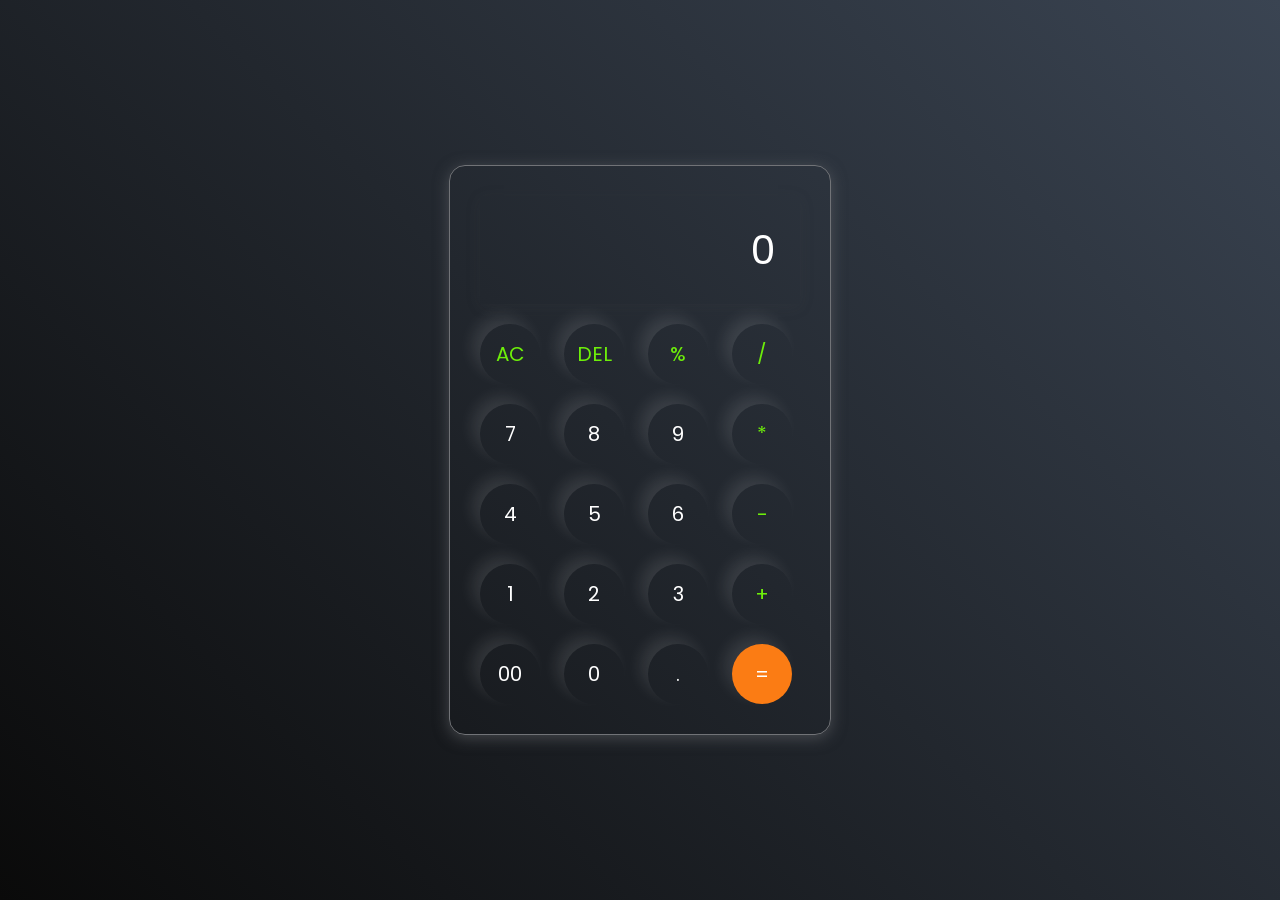
<file: Calculator/index 3.html>
<!DOCTYPE html>
<html lang="en">
<head>
    <meta charset="UTF-8">
    <meta name="viewport" content="width=device-width, initial-scale=1.0">
    <title>Document</title>
    <link rel="stylesheet" href="style 2.css">
</head>
<body>
    <div class="calculator">
        <input type="text" placeholder="0" id="inputbox">
        <div>
            <button class="operator">AC</button>
            <button class="operator">DEL</button>
            <button class="operator">%</button>
            <button class="operator">/</button>
        </div>
        <div>
            <button>7</button>
            <button>8</button>
            <button>9</button>
            <button class="operator">*</button>
        </div>
        <div>
            <button>4</button>
            <button>5</button>
            <button>6</button>
            <button class="operator">-</button>
        </div>
        <div>
            <button>1</button>
            <button>2</button>
            <button>3</button>
            <button class="operator">+</button>
        </div>
        <div>
            <button>00</button>
            <button>0</button>
            <button>.</button>
            <button class="equalbtn">=</button>
        </div>

    </div>


   <script src="index.js"></script>
</body>
</html>
</file>
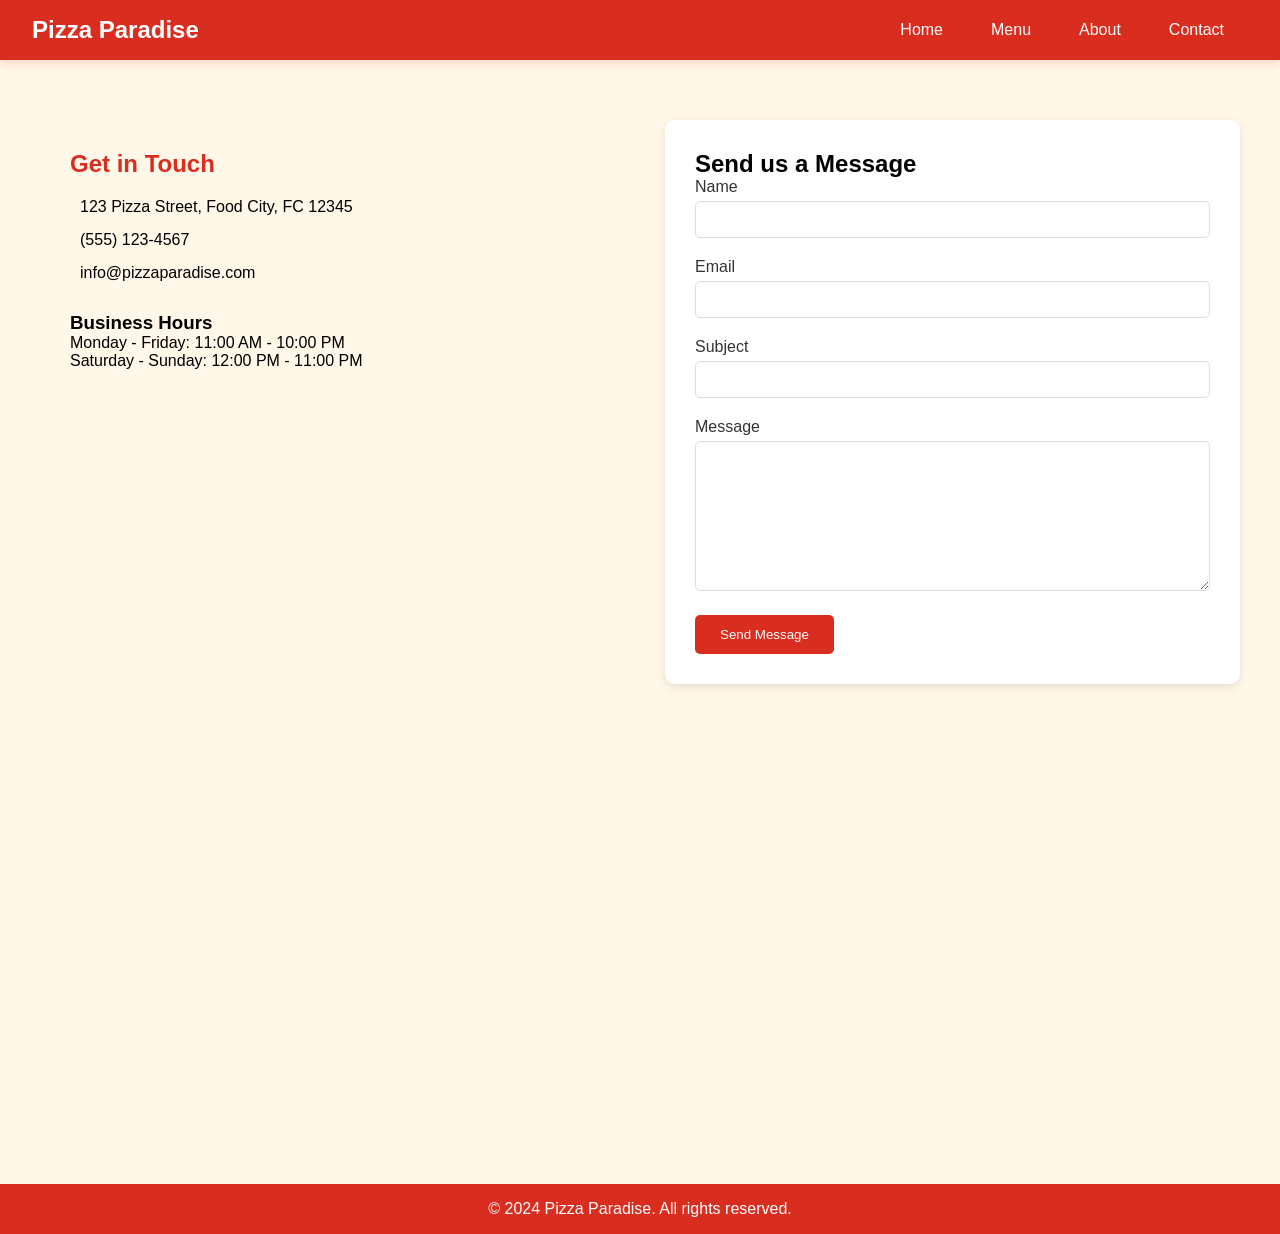
<file: Landing page/contact.html>
<!DOCTYPE html>
<html lang="en">
<head>
    <meta charset="UTF-8">
    <meta name="viewport" content="width=device-width, initial-scale=1.0">
    <title>Contact - Pizza Paradise</title>
    <link rel="stylesheet" href="style.css">
    <style>
        .contact-section {
            padding: 120px 30px 50px;
            background: var(--light-yellow);
        }

        .contact-container {
            max-width: 1200px;
            margin: 0 auto;
            display: grid;
            grid-template-columns: 1fr 1fr;
            gap: 50px;
        }

        .contact-info {
            padding: 30px;
        }

        .contact-info h2 {
            color: var(--primary-red);
            margin-bottom: 20px;
        }

        .contact-details {
            margin-bottom: 30px;
        }

        .contact-details div {
            margin: 15px 0;
            display: flex;
            align-items: center;
            gap: 10px;
        }

        .contact-form {
            background: white;
            padding: 30px;
            border-radius: 10px;
            box-shadow: 0 3px 10px rgba(0,0,0,0.1);
        }

        .form-group {
            margin-bottom: 20px;
        }

        .form-group label {
            display: block;
            margin-bottom: 5px;
            color: #333;
        }

        .form-group input,
        .form-group textarea {
            width: 100%;
            padding: 10px;
            border: 1px solid #ddd;
            border-radius: 5px;
        }

        .form-group textarea {
            height: 150px;
        }

        .submit-btn {
            background: var(--primary-red);
            color: white;
            padding: 12px 25px;
            border: none;
            border-radius: 5px;
            cursor: pointer;
            transition: 0.3s;
        }

        .submit-btn:hover {
            background: var(--secondary-red);
            transform: scale(1.05);
        }

        .map-container {
            margin-top: 50px;
            height: 400px;
            width: 100%;
        }
    </style>
</head>
<body>
    <nav>
        <div class="logo">Pizza Paradise</div>
        <ul class="nav-links">
            <li><a href="index.html">Home</a></li>
            <li><a href="menu.html">Menu</a></li>
            <li><a href="about.html">About</a></li>
            <li><a href="contact.html" class="active">Contact</a></li>
        </ul>
    </nav>

    <section class="contact-section">
        <div class="contact-container">
            <div class="contact-info">
                <h2>Get in Touch</h2>
                <div class="contact-details">
                    <div>
                        <i class="fas fa-map-marker-alt"></i>
                        <p>123 Pizza Street, Food City, FC 12345</p>
                    </div>
                    <div>
                        <i class="fas fa-phone"></i>
                        <p>(555) 123-4567</p>
                    </div>
                    <div>
                        <i class="fas fa-envelope"></i>
                        <p>info@pizzaparadise.com</p>
                    </div>
                </div>
                <div class="business-hours">
                    <h3>Business Hours</h3>
                    <p>Monday - Friday: 11:00 AM - 10:00 PM</p>
                    <p>Saturday - Sunday: 12:00 PM - 11:00 PM</p>
                </div>
            </div>

            <div class="contact-form">
                <h2>Send us a Message</h2>
                <form id="contact-form">
                    <div class="form-group">
                        <label for="name">Name</label>
                        <input type="text" id="name" required>
                    </div>
                    <div class="form-group">
                        <label for="email">Email</label>
                        <input type="email" id="email" required>
                    </div>
                    <div class="form-group">
                        <label for="subject">Subject</label>
                        <input type="text" id="subject" required>
                    </div>
                    <div class="form-group">
                        <label for="message">Message</label>
                        <textarea id="message" required></textarea>
                    </div>
                    <button type="submit" class="submit-btn">Send Message</button>
                </form>
            </div>
        </div>

        <div class="map-container">
            <!-- Replace with actual Google Maps embed code -->
            <iframe 
                src="https://www.google.com/maps/embed?pb=!1m18!1m12!1m3!1d3024.!2d-74!3d40!2m3!1f0!2f0!3f0!3m2!1i1024!2i768!4f13.1!3m3!1m2!1s0x0%3A0x0!2zM40!5e0!3m2!1sen!2sus!4v1234567890"
                width="100%" 
                height="100%" 
                style="border:0;" 
                allowfullscreen="" 
                loading="lazy">
            </iframe>
        </div>
    </section>

    <footer>
        <p>&copy; 2024 Pizza Paradise. All rights reserved.</p>
    </footer>

    <script>
        document.getElementById('contact-form').addEventListener('submit', function(e) {
            e.preventDefault();
            alert('Thank you for your message! We will get back to you soon.');
            this.reset();
        });
    </script>
</body>
</html>
</file>
<file: Calculator/style 2.css>
@import url('https://fonts.googleapis.com/css2?family=Poppins:ital,wght@0,100;0,200;0,300;0,400;0,500;0,600;0,700;0,800;0,900;1,100;1,200;1,300;1,400;1,500;1,600;1,700;1,800;1,900&display=swap');
*{
    margin: 0;
    padding: 0;
    box-sizing: border-box;
    font-family: 'Poppins',sans-serif;
}
body{
    width: 100%;
    height: 100vh;
    display: flex;
    justify-content: center;
    align-items: center;
    background: linear-gradient(45deg,#0a0a0a,#3a4452)
}

.calculator{
    border: 1px solid #717377;
    padding:20px;
    background: transparent;
    border-radius: 16px;
    box-shadow: 0px 3px 15px rgba(113, 115, 119,0.5);
}

input{
    border: none;
    width: 320px;
    margin: 10px;
    padding: 24px;
    background: transparent;
    text-align: right;
    font-size: 40px;
    cursor: pointer;
    box-shadow: 0px 3px 15px rgba(84, 84, 84,0.1);
    color: white;
}

input::placeholder{
    color: #ffffff;
}

button{
   border: none;
   width: 60px;
   height: 60px;
   margin: 10px;
   border-radius: 50%;
   background: transparent;
   color: #ffffff;
   font-size: 20px;
   box-shadow: -8px -8px 15px rgba(255,255,255,0.1);
   cursor: pointer;
}

.equalbtn{
    background-color: #fb7c14;
}

.operator{
    color: #6dee0a;
}
</file>
<file: Landing page/style.css>
* {
    margin: 0;
    padding: 0;
    box-sizing: border-box;
    font-family: 'Arial', sans-serif;
}

:root {
    --primary-red: #D92D20;      /* Rich pizza sauce red */
    --secondary-red: #B42318;    /* Deeper red for hover states */
    --light-yellow: #FFF7E8;     /* Soft orchid yellow background */
    --accent-yellow: #FFB84C;    /* Vibrant orchid yellow for accents */
    --pizza-orange: #FF8A3D;     /* Warm orange for highlights */
    --crust-brown: #8B4513;      /* Pizza crust brown for some elements */
    --text-dark: #333;
}

nav {
    background-color: var(--primary-red);
    padding: 1rem 2rem;
    display: flex;
    justify-content: space-between;
    align-items: center;
    position: fixed;
    width: 100%;
    z-index: 1000;
    box-shadow: 0 2px 10px rgba(217, 45, 32, 0.2);
}

.logo {
    color: white;
    font-size: 1.5rem;
    font-weight: bold;
}

.nav-links {
    display: flex;
    list-style: none;
}

.nav-links li a {
    color: white;
    text-decoration: none;
    padding: 0.5rem 1rem;
    margin: 0 0.5rem;
}

.nav-links li a:hover {
    background-color: var(--secondary-red);
    box-shadow: 0 2px 8px rgba(180, 35, 24, 0.3);
}

body {
    background-color: var(--light-yellow);
}

.hero {
    height: 100vh;
    background: linear-gradient(
        rgba(0, 0, 0, 0.3),
        rgba(217, 45, 32, 0.3)
    ),
    url('https://images.unsplash.com/photo-1513104890138-7c749659a591?ixlib=rb-1.2.1&auto=format&fit=crop&w=1920&q=80') center/cover;
    display: flex;
    align-items: center;
    justify-content: center;
    text-align: center;
    color: white;
    text-shadow: 2px 2px 4px rgba(0, 0, 0, 0.7);
}

.hero-content {
    background: rgba(0, 0, 0, 0.4);
    padding: 2rem;
    padding-left: 3rem;
    padding-right: 3rem;
    border-radius: 15px;
    backdrop-filter: blur(5px);
    box-shadow: 0 4px 30px rgba(0, 0, 0, 0.2);
    border: 1px solid rgba(255, 255, 255, 0.1);
}

.hero-content h1 {
    font-size: 3rem;
    margin-bottom: 1.5rem;
    font-weight: 700;
    letter-spacing: 1px;
}

.hero-content p {
    font-size: 1.2rem;
    margin-bottom: 2rem;
    text-shadow: 1px 1px 2px rgba(0, 0, 0, 0.5);
    line-height: 1.6;
}

.order-btn {
    background-color: var(--primary-red);
    color: white;
    border: 2px solid white;
    padding: 1rem 2rem;
    font-size: 1.2rem;
    border-radius: 5px;
    cursor: pointer;
    margin-top: 1.5rem;
    transition: all 0.3s ease;
    font-weight: 600;
    letter-spacing: 0.5px;
}

.order-btn:hover {
    background-color: var(--secondary-red);
    transform: translateY(-2px);
    box-shadow: 0 4px 20px rgba(255, 255, 255, 0.3);
    border-color: var(--accent-yellow);
}

.menu-section {
    padding: 4rem 2rem;
    text-align: center;
    background-color: var(--light-yellow);
}

.menu-section h2 {
    margin-bottom: 2rem;
}

.pizza-grid {
    display: grid;
    grid-template-columns: repeat(auto-fit, minmax(250px, 1fr));
    gap: 2rem;
    padding: 1rem;
}

.pizza-card {
    background: white;
    border-radius: 10px;
    padding: 1rem;
    box-shadow: 0 4px 12px rgba(255, 184, 76, 0.2);
    transition: transform 0.3s ease;
    border: none;
}

.pizza-card:hover {
    transform: translateY(-5px);
    box-shadow: 0 8px 20px rgba(255, 184, 76, 0.3);
}

.pizza-card img {
    width: 100%;
    height: 250px;
    object-fit: cover;
    border-radius: 5px;
    transition: transform 0.3s ease;
}

.pizza-card img:hover {
    transform: scale(1.05);
}

.pizza-card h3 {
    margin: 1rem 0;
}

.price {
    display: block;
    font-size: 1.2rem;
    color: var(--pizza-orange);
    margin: 0.5rem 0;
    font-weight: bold;
}

.add-to-cart {
    background-color: var(--primary-red);
    color: white;
    border: none;
    padding: 0.5rem 1rem;
    border-radius: 5px;
    cursor: pointer;
    border: 2px solid transparent;
    transition: all 0.3s ease;
}

.add-to-cart:hover {
    background-color: var(--secondary-red);
    transform: translateY(-2px);
    box-shadow: 0 4px 12px rgba(217, 45, 32, 0.3);
}

.cart {
    position: fixed;
    right: 0;
    top: 0;
    height: 100vh;
    width: 300px;
    background-color: white;
    padding: 1rem;
    box-shadow: -2px 0 5px rgba(0,0,0,0.1);
    transform: translateX(100%);
    transition: transform 0.3s ease;
    border-left: 3px solid var(--accent-yellow);
}

.cart.active {
    transform: translateX(0);
}

.cart-items {
    margin: 1rem 0;
    max-height: 70vh;
    overflow-y: auto;
}

.cart-item {
    display: flex;
    justify-content: space-between;
    align-items: center;
    padding: 0.5rem;
    border-bottom: 1px solid #eee;
    background-color: white;
    margin-bottom: 10px;
    border-radius: 5px;
    border: 1px solid var(--accent-yellow);
    transition: all 0.3s ease;
}

.cart-item:hover {
    background-color: var(--light-yellow);
}

#checkout-btn {
    background-color: var(--primary-red);
    color: white;
    padding: 10px 20px;
    border: none;
    border-radius: 5px;
    cursor: pointer;
    transition: 0.3s;
}

#checkout-btn:hover {
    background-color: var(--secondary-red);
    transform: scale(1.05);
}

footer {
    background-color: var(--primary-red);
    color: white;
    text-align: center;
    padding: 1rem;
    position: relative;
    bottom: 0;
    width: 100%;
}
</file>
